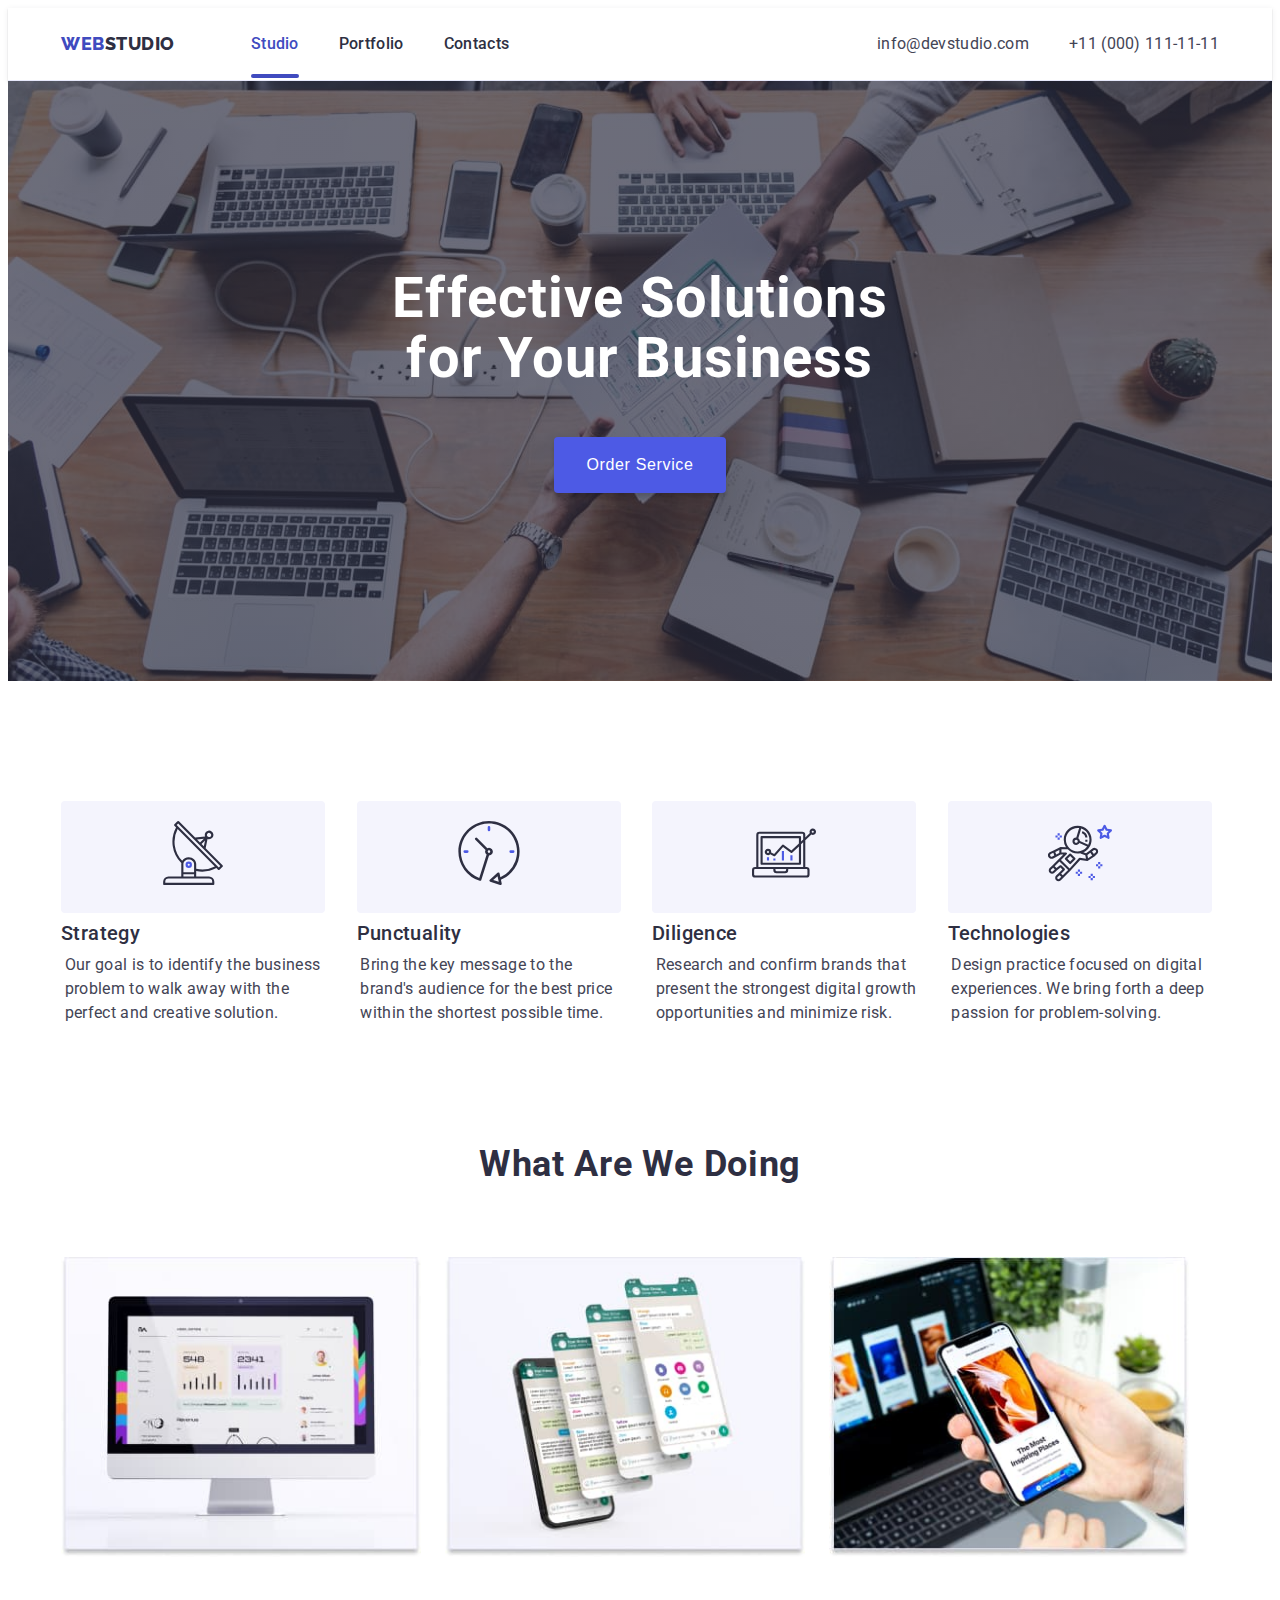
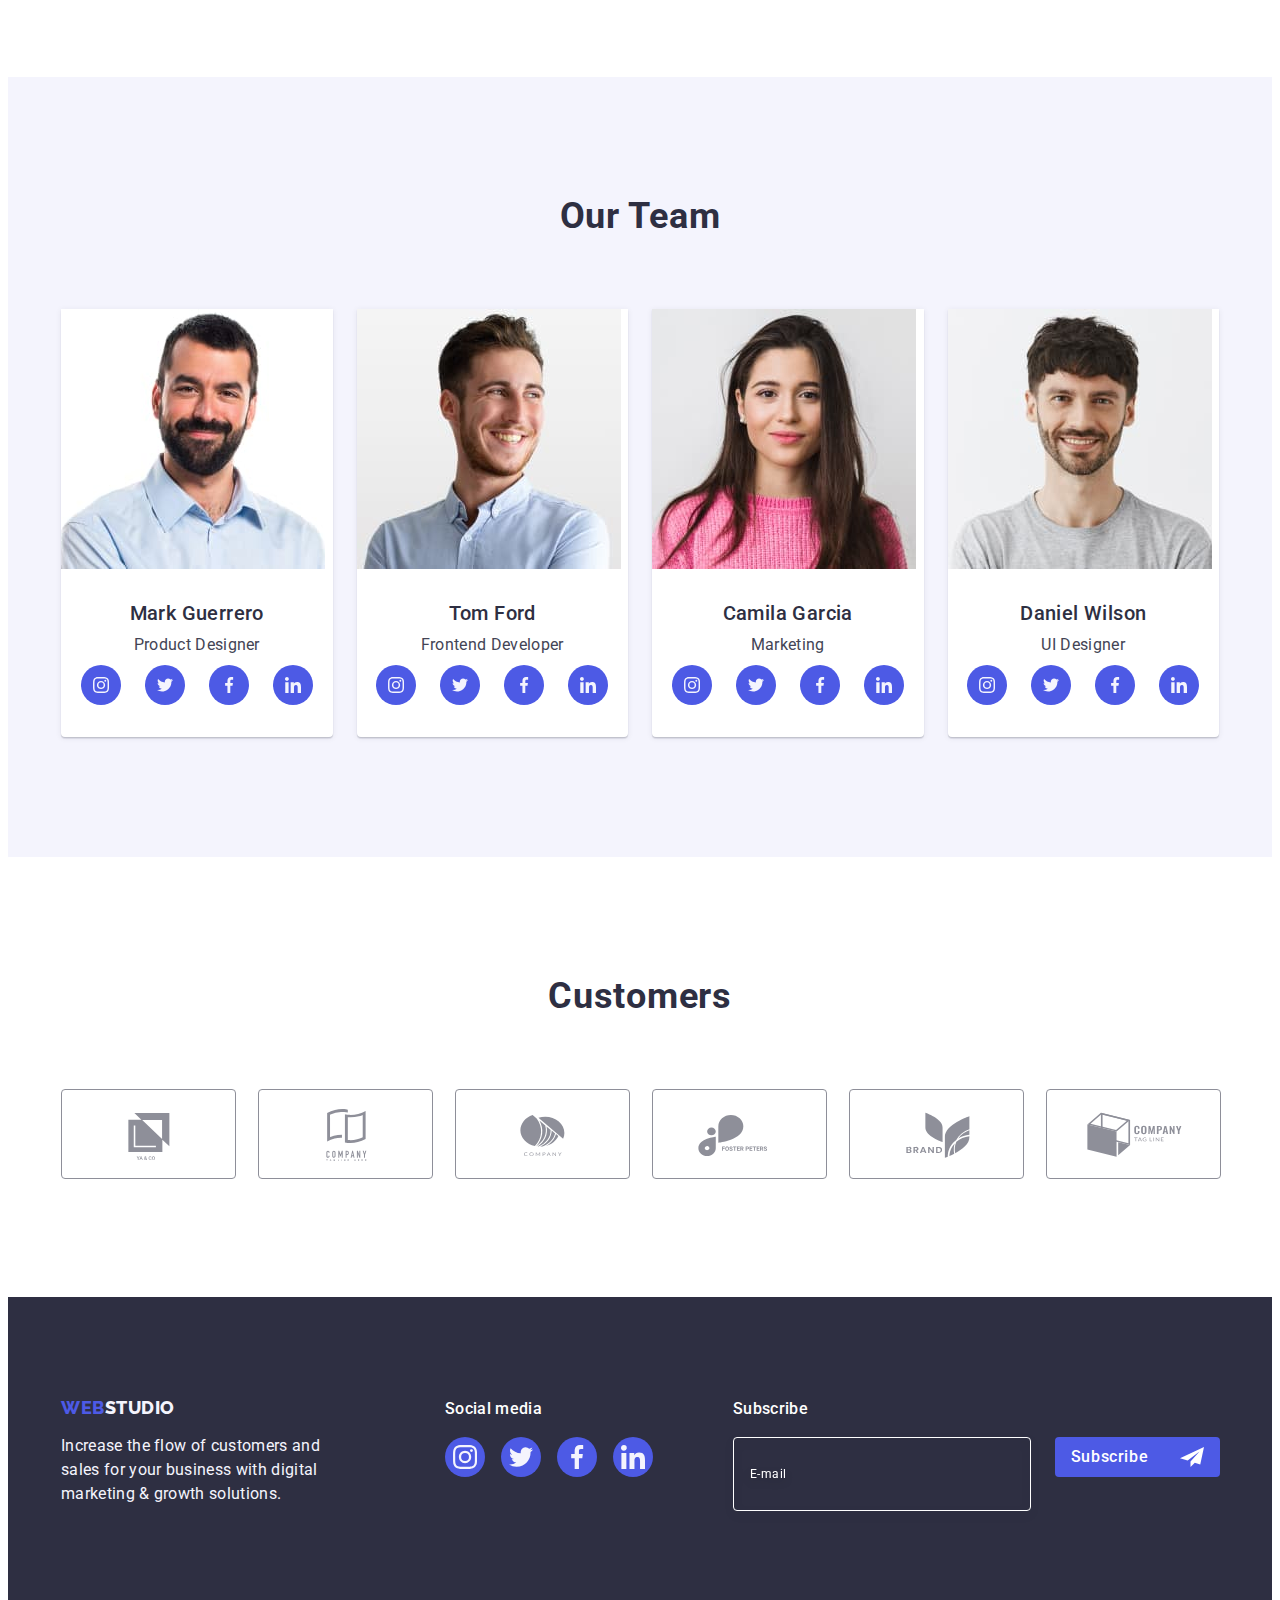
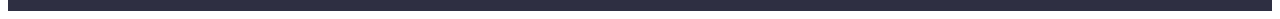
<file: index.html>
<!DOCTYPE html>
<html lang="en">

<head>
     <meta charset="UTF-8">
     <meta http-equiv="X-UA-Compatible" content="IE=edge">
     <meta name="viewport" content="width=device-width, initial-scale=1.0">
     <link rel="preconnect" href="https://fonts.googleapis.com">
     <link rel="preconnect" href="https://fonts.gstatic.com" crossorigin>
     <link href="https://fonts.googleapis.com/css2?family=Raleway:wght@800&family=Roboto:wght@400;500;700;900&display=swap"
          rel="stylesheet">

     <title>WebStudio</title>
     <link rel="stylesheet"
          href="https://cdnjs.cloudflare.com/ajax/libs/modern-normalize/2.0.0/modern-normalize.min.css"
          integrity="sha512-4xo8blKMVCiXpTaLzQSLSw3KFOVPWhm/TRtuPVc4WG6kUgjH6J03IBuG7JZPkcWMxJ5huwaBpOpnwYElP/m6wg=="
          crossorigin="anonymous" referrerpolicy="no-referrer" />
     <link rel="stylesheet" href="./css/styles.css" />
</head>

<body>
     <header class="header">
          <div class="container header-container">
               <nav class="header-navigation">
                    <a href="./index.html" class="header-logo link">Web<span class="header-span">Studio</span></a>
                    <ul class="header-menu list">
                         <li class="header-menu-item"><a class="header-menu-link link current"
                                   href="./index.html">Studio</a>
                         </li>
                         <li class="header-menu-item"><a class="header-menu-link link"
                                   href="./portfolio.html">Portfolio</a>
                         </li>
                         <li class="header-menu-item"><a class="header-menu-link link" href="">Contacts</a></li>
                    </ul>
               </nav>
               <address class="header-address">
                    <ul class="header-address-menu list">
                         <li class="header-address-menu-item"><a class="header-address-menu-link link"
                                   href="mailto:info@devstudio.com">info@devstudio.com</a></li>
                         <li class="header-address-menu-item"><a class="header-address-menu-link link"
                                   href="tel:+110001111111">+11 (000)
                                   111-11-11</a></li>
                    </ul>
               </address>
          </div>
     </header>

     <main>
          <section class="hero">
               <div class="container">
                    <h1 class="hero-title">Effective Solutions for Your Business</h1>

                    <button class="hero-button" type="button" data-modal-open>Order Service</button>

               </div>
          </section>

          <section class="criteria">
               <div class="container">
                    <h2 class="visually-hidden">Criteria</h2>
                    <ul class="criteria-list list">
                         <li class="criteria-item">
                              <div class="criteria-img">
                                   <svg class="criteria-icons" width="64" height="64">
                                        <use href="./images/icons.svg#icon-antenna"></use>
                                   </svg>
                              </div>
                              <h3 class="criteria-subtitle">Strategy</h3>
                              <p class="criteria-item-text">Our goal is to identify the business
                                   problem to walk away with the perfect and creative solution.</p>
                         </li>
                         <li class="criteria-item">
                              <div class="criteria-img">
                                   <svg class="criteria-icons" width="64" height="64">
                                        <use href="./images/icons.svg#icon-clock"></use>
                                   </svg>
                              </div>
                              <h3 class="criteria-subtitle">Punctuality</h3>
                              <p class="criteria-item-text">Bring the key message to the brand's audience for the best
                                   price
                                   within the shortest possible
                                   time.</p>
                         </li>
                         <li class="criteria-item">
                              <div class="criteria-img">
                                   <svg class="criteria-icons" width="64" height="64">
                                        <use href="./images/icons.svg#icon-diagram"></use>
                                   </svg>
                              </div>
                              <h3 class="criteria-subtitle">Diligence</h3>
                              <p class="criteria-item-text">Research and confirm brands that present the strongest
                                   digital
                                   growth
                                   opportunities and minimize
                                   risk.</p>
                         </li>
                         <li class="criteria-item">
                              <div class="criteria-img">
                                   <svg class="criteria-icons" width="64" height="64">
                                        <use href="./images/icons.svg#icon-astronaut"></use>
                                   </svg>
                              </div>
                              <h3 class="criteria-subtitle">Technologies</h3>
                              <p class="criteria-item-text">Design practice focused on digital experiences. We bring
                                   forth a
                                   deep
                                   passion for
                                   problem-solving.</p>
                         </li>
                    </ul>
               </div>
          </section>

          <section class="labor">
               <div class="container">
                    <h2 class="labor-title">What are we doing</h2>
                    <ul class="labor-list list">
                         <li class="labor-item"><img src="./images/Rectangle1.jpg" alt="monitor" width="360"
                                   height="300" class="labor-img" />
                         </li>
                         <li class="labor-item"><img src="./images/Rectangle2.jpg" alt="mobile" width="360" height="300"
                                   class="labor-img" />
                         </li>
                         <li class="labor-item"><img src="./images/Rectangle3.jpg" alt="mobile-application" width="360"
                                   height="300" class="labor-img" /></li>
                    </ul>
               </div>
          </section>

          <section class="team">
               <div class="container team-container">
                    <h2 class="team-title">Our Team</h2>
                    <ul class="team-list list">
                         <li class="team-item">
                              <img src="./images/img1.jpg" alt="Mark Guerrero" width="264" height="260"
                                   class="team-img" />
                              <div class="team-person">
                                   <h3 class="team-subtitle">Mark Guerrero</h3>
                                   <p class="team-item-text">Product Designer</p>
                                   <ul class="icons-list list">
                                        <li class="icons-item">
                                             <a href="" class="icons-logo">
                                                  <svg class="team-icons" width="16" height="16">
                                                       <use href="./images/icons.svg#icon-instagram"></use>
                                                  </svg>
                                             </a>
                                        </li>
                                        <li class="icons-item">
                                             <a href="" class="icons-logo">
                                                  <svg class="team-icons" width="16" height="16">
                                                       <use href="./images/icons.svg#icon-twitter"></use>
                                                  </svg>
                                             </a>
                                        </li>
                                        <li class="icons-item">
                                             <a href="" class="icons-logo">
                                                  <svg class="team-icons" width="16" height="16">
                                                       <use href="./images/icons.svg#icon-facebook"></use>
                                                  </svg>
                                             </a>
                                        </li>
                                        <li class="icons-item">
                                             <a href="" class="icons-logo">
                                                  <svg class="team-icons" width="16" height="16">
                                                       <use href="./images/icons.svg#icon-linkedin"></use>
                                                  </svg>
                                             </a>
                                        </li>
                                   </ul>
                              </div>
                         </li>
                         <li class="team-item">
                              <img src="./images/img2.jpg" alt="Tom Ford" width="264" height="260" class="team-img" />
                              <div class="team-person">
                                   <h3 class="team-subtitle">Tom Ford</h3>
                                   <p class="team-item-text">Frontend Developer</p>

                                   <ul class="icons-list list">
                                        <li class="icons-item">
                                             <a href="" class="icons-logo">
                                                  <svg class="team-icons" width="16" height="16">
                                                       <use href="./images/icons.svg#icon-instagram"></use>
                                                  </svg>
                                             </a>
                                        </li>
                                        <li class="icons-item">
                                             <a href="" class="icons-logo">
                                                  <svg class="team-icons" width="16" height="16">
                                                       <use href="./images/icons.svg#icon-twitter"></use>
                                                  </svg>
                                             </a>
                                        </li>
                                        <li class="icons-item">
                                             <a href="" class="icons-logo">
                                                  <svg class="team-icons" width="16" height="16">
                                                       <use href="./images/icons.svg#icon-facebook"></use>
                                                  </svg>
                                             </a>
                                        </li>
                                        <li class="icons-item">
                                             <a href="" class="icons-logo">
                                                  <svg class="team-icons" width="16" height="16">
                                                       <use href="./images/icons.svg#icon-linkedin"></use>
                                                  </svg>
                                             </a>
                                        </li>
                                   </ul>

                              </div>
                         </li>
                         <li class="team-item">
                              <img src="./images/img3.jpg" alt="Camila Garcia" width="264" height="260"
                                   class="team-img" />
                              <div class="team-person">
                                   <h3 class="team-subtitle">Camila Garcia</h3>
                                   <p class="team-item-text">Marketing</p>

                                   <ul class="icons-list list">
                                        <li class="icons-item">
                                             <a href="" class="icons-logo">
                                                  <svg class="team-icons" width="16" height="16">
                                                       <use href="./images/icons.svg#icon-instagram"></use>
                                                  </svg>
                                             </a>
                                        </li>
                                        <li class="icons-item">
                                             <a href="" class="icons-logo">
                                                  <svg class="team-icons" width="16" height="16">
                                                       <use href="./images/icons.svg#icon-twitter"></use>
                                                  </svg>
                                             </a>
                                        </li>
                                        <li class="icons-item">
                                             <a href="" class="icons-logo">
                                                  <svg class="team-icons" width="16" height="16">
                                                       <use href="./images/icons.svg#icon-facebook"></use>
                                                  </svg>
                                             </a>
                                        </li>
                                        <li class="icons-item">
                                             <a href="" class="icons-logo">
                                                  <svg class="team-icons" width="16" height="16">
                                                       <use href="./images/icons.svg#icon-linkedin"></use>
                                                  </svg>
                                             </a>
                                        </li>
                                   </ul>

                              </div>
                         </li>
                         <li class="team-item">
                              <img src="./images/img4.jpg" alt="Daniel Wilson" width="264" height="260"
                                   class="team-img" />
                              <div class="team-person">
                                   <h3 class="team-subtitle">Daniel Wilson</h3>
                                   <p class="team-item-text">UI Designer</p>

                                   <ul class="icons-list list">
                                        <li class="icons-item">
                                             <a href="" class="icons-logo">
                                                  <svg class="team-icons" width="16px" height="16px">
                                                       <use href="./images/icons.svg#icon-instagram"></use>
                                                  </svg>
                                             </a>
                                        </li>
                                        <li class="icons-item">
                                             <a href="" class="icons-logo">
                                                  <svg class="team-icons" width="16px" height="16px">
                                                       <use href="./images/icons.svg#icon-twitter"></use>
                                                  </svg>
                                             </a>
                                        </li>
                                        <li class="icons-item">
                                             <a href="" class="icons-logo">
                                                  <svg class="team-icons" width="16px" height="16px">
                                                       <use href="./images/icons.svg#icon-facebook"></use>
                                                  </svg>
                                             </a>
                                        </li>
                                        <li class="icons-item">
                                             <a href="" class="icons-logo">
                                                  <svg class="team-icons" width="16px" height="16px">
                                                       <use href="./images/icons.svg#icon-linkedin"></use>
                                                  </svg>
                                             </a>
                                        </li>
                                   </ul>

                              </div>
                         </li>
                    </ul>
               </div>
          </section>
          <section class="customers">
               <div class="container">
                    <h2 class="customers-title">Customers</h2>
                    <ul class="customers-list list">
                         <li class="customers-item">
                              <a href="" class="customers-logo">
                                   <svg class="customers-icons" width="104" height="56">
                                        <use href="./images/icons.svg#icon-Logo"></use>
                                   </svg>
                              </a>
                         </li>
                         <li class="customers-item">
                              <a href="" class="customers-logo">
                                   <svg class="customers-icons" width="104" height="56">
                                        <use href="./images/icons.svg#icon-Logo1"></use>
                                   </svg>
                              </a>
                         </li>
                         <li class="customers-item">
                              <a href="" class="customers-logo">
                                   <svg class="customers-icons" width="104" height="56">
                                        <use href="./images/icons.svg#icon-Logo2"></use>
                                   </svg>
                              </a>
                         </li>
                         <li class="customers-item">
                              <a href="" class="customers-logo">
                                   <svg class="customers-icons" width="104" height="56">
                                        <use href="./images/icons.svg#icon-Logo3"></use>
                                   </svg>
                              </a>
                         </li>
                         <li class="customers-item">
                              <a href="" class="customers-logo">
                                   <svg class="customers-icons" width="104" height="56">
                                        <use href="./images/icons.svg#icon-Logo4"></use>
                                   </svg>
                              </a>
                         </li>
                         <li class="customers-item">
                              <a href="" class="customers-logo">
                                   <svg class="customers-icons" width="104" height="56">
                                        <use href="./images/icons.svg#icon-Logo5"></use>
                                   </svg>
                              </a>
                         </li>
                    </ul>
               </div>
          </section>

     </main>

     <footer class="footer">
          <div class="footer-media container">

               <div class="footer-container">
                    <a href="./index.html" class="footer-logo link">Web<span class="footer-span">Studio</span></a>

                    <p class="footer-text">Increase the flow of customers and sales for your business with digital
                         marketing
                         &
                         growth solutions.</p>
               </div>

               <div class="media">
                    <p class="media-text">Social media</p>
                    <ul class="media-list list">
                         <li class="media-item">
                              <a href="" class="media-logo">
                                   <svg class="media-icons" width="24" height="24">
                                        <use href="./images/icons.svg#icon-instagram"></use>
                                   </svg>
                              </a>
                         </li>
                         <li class="media-item">
                              <a href="" class="media-logo">
                                   <svg class="media-icons" width="24" height="24">
                                        <use href="./images/icons.svg#icon-twitter"></use>
                                   </svg>
                              </a>
                         </li>
                         <li class="media-item">
                              <a href="" class="media-logo">
                                   <svg class="media-icons" width="24" height="24">
                                        <use href="./images/icons.svg#icon-facebook"></use>
                                   </svg>
                              </a>
                         </li>
                         <li class="media-item">
                              <a href="" class="media-logo">
                                   <svg class="media-icons" width="24" height="24">
                                        <use href="./images/icons.svg#icon-linkedin"></use>
                                   </svg>
                              </a>
                         </li>
                    </ul>
               </div>
               <div class="footer-subscribe">
                    <p class="subscribe-title">Subscribe</p>
                    <form class="footer-form">
                         <label for="footer-email" class="footer-label">
                              <input type="email" name="footer-email" id="footer-email" placeholder="E-mail"
                                   class="footer-input" />
                         </label>
                         <button type="submit" class="footer-btn">Subscribe
                              <svg class="footer-icon" width="24" height="24">
                                   <use href="./images/icons.svg#icon-Frame"></use>
                              </svg>
                         </button>
                    </form>
               </div>
          </div>
     </footer>

     <div class="backdrop is-hidden" data-modal>
          <div class="modal">
               <button type="button" class="modal-closed-btn" data-modal-close>
                    <svg class="closed-btn" width="8" height="8">
                         <use href="./images/icons.svg#icon-close-black"></use>
                    </svg>
               </button>
               <p class="modal-title">Leave your contacts and we will call you back</p>
               <form class="modal-form">
                    <div class="modal-field">
                         <label for="user-name" class="modal-label">Name</label>
                         <div class="input-wrap">
                              <input class="modal-input" type="text" required name="user-name" id="user-name" />
                              <svg class="input-icon" width="18" height="24">
                                   <use href="./images/icons.svg#icon-person"></use>
                              </svg>
                         </div>
                    </div>
                    <div class="modal-field">
                         <label for="user-tel" class="modal-label">Phone</label>
                         <div class="input-wrap">
                              <input class="modal-input" type="tel" required name="user-tel" id="user-tel" />
                              <svg class="input-icon" width="18" height="24">
                                   <use href="./images/icons.svg#icon-phone"></use>
                              </svg>
                         </div>
                    </div>
                    <div class="modal-field">
                         <label for="user-email" class="modal-label">Email</label>
                         <div class="input-wrap">
                              <input class="modal-input" type="email" name="user-email" id="user-email" />
                              <svg class="input-icon" width="18" height="24">
                                   <use href="./images/icons.svg#icon-email"></use>
                              </svg>
                         </div>
                    </div>
                    <div class="modal-field-com">
                         <label for="user-comment" class="modal-label">Comment</label>
                         <textarea name="user-comment" placeholder="Text input" class="modal-textarea"
                              id="user-comment"></textarea>
                    </div>
                    <div class="checkbox">
                         <input type="checkbox" name="user-privacy" id="user-privacy"
                              class="input-check visually-hidden" value="true" />
                         <label for="user-privacy" class="check-text"> <span class="check-span">
                                   <svg class="check-icon" width="10" height="8">
                                        <use href="./images/icons.svg#icon-Vector"></use>
                                   </svg>
                              </span> I accept the terms and conditions of the
                              <a href="" class="check-logo">Privacy Policy</a></label>
                    </div>

                    <button type="submit" class="modal-btn">Send</button>
               </form>


          </div>
     </div>
     <script src="./js/modal.js"></script>

</body>

</html>
</file>
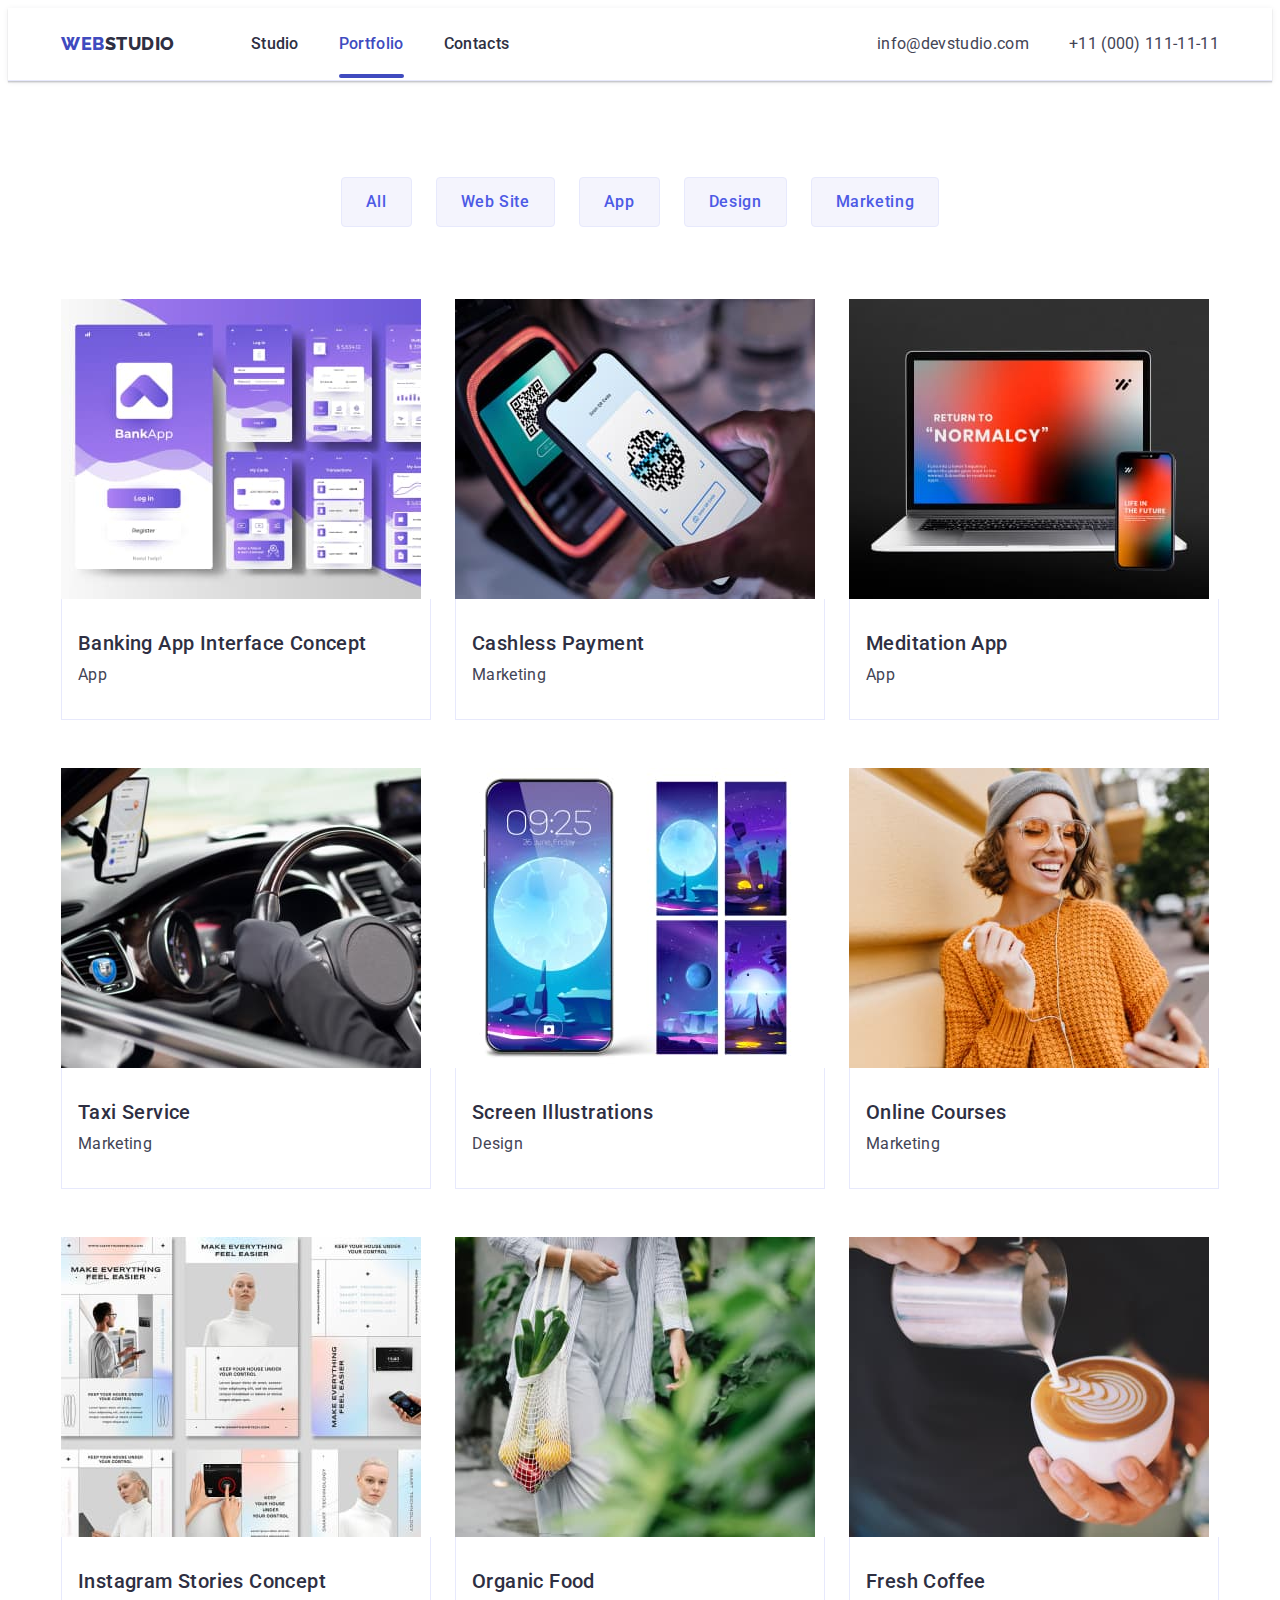
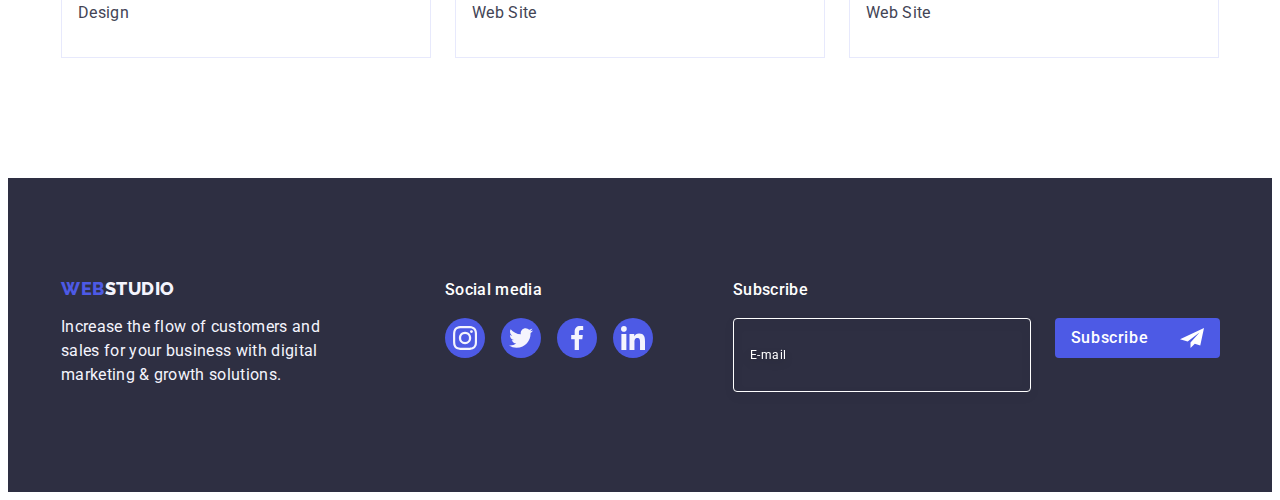
<file: portfolio.html>
<!DOCTYPE html>
<html lang="en">

<head>
    <meta charset="UTF-8">
    <meta http-equiv="X-UA-Compatible" content="IE=edge">
    <meta name="viewport" content="width=device-width, initial-scale=1.0">
    <link rel="preconnect" href="https://fonts.googleapis.com">
    <link rel="preconnect" href="https://fonts.gstatic.com" crossorigin>
    <link
        href="https://fonts.googleapis.com/css2?family=Raleway:wght@800&family=Roboto:wght@400;500;700;900&display=swap"
        rel="stylesheet">

    <title>WebStudio</title>
    <link rel="stylesheet" href="https://cdnjs.cloudflare.com/ajax/libs/modern-normalize/2.0.0/modern-normalize.min.css"
        integrity="sha512-4xo8blKMVCiXpTaLzQSLSw3KFOVPWhm/TRtuPVc4WG6kUgjH6J03IBuG7JZPkcWMxJ5huwaBpOpnwYElP/m6wg=="
        crossorigin="anonymous" referrerpolicy="no-referrer" />
    <link rel="stylesheet" href="./css/styles.css" />
</head>

<body>
    <header class="header">
        <div class="container header-container">
            <nav class="header-navigation">
                <a href="./index.html" class="header-logo link">Web<span class="header-span">Studio</span></a>
                <ul class="header-menu list">
                    <li class="header-menu-item"><a class="header-menu-link link" href="./index.html">Studio</a></li>
                    <li class="header-menu-item"><a class="header-menu-link link current"
                            href="./portfolio.html">Portfolio</a>
                    </li>
                    <li class="header-menu-item"><a class="header-menu-link link" href="">Contacts</a></li>
                </ul>
            </nav>
            <address class="header-address">
                <ul class="header-address-menu list">
                    <li class="header-address-menu-item"><a class="header-address-menu-link link"
                            href="mailto:info@devstudio.com">info@devstudio.com</a></li>
                    <li class="header-address-menu-item"><a class="header-address-menu-link link"
                            href="tel:+110001111111">+11
                            (000)
                            111-11-11</a></li>
                </ul>
            </address>
        </div>
    </header>

    <main>
        <section class="menu">
            <div class="container">
                <h1 class="visually-hidden">menu</h1>
                <ul class="menu-list list">
                    <li class="menu-item"><button class="menu-btn " type="button">All</button></li>
                    <li class="menu-item"><button class="menu-btn" type="button">Web Site</button></li>
                    <li class="menu-item"><button class="menu-btn" type="button">App</button></li>
                    <li class="menu-item"><button class="menu-btn" type="button">Design</button></li>
                    <li class="menu-item"><button class="menu-btn" type="button">Marketing</button></li>
                </ul>


                <ul class="applications-list list">
                    <li class="applications-item">
                        <a href="" class="applications-logo link">
                            <div class="applications-cover-mg">
                                <img src="./images/portfolio.jpg" alt="Banking App" width="360" height="300"
                                    class="applications-img" />

                                <p class="applications-cover-text">14 Stylish and User-Friendly App Design Concepts
                                    · Task Manager App · Calorie Tracker App · Exotic Fruit Ecommerce App ·
                                    Cloud Storage App</p>

                            </div>
                            <div class="applications">
                                <h2 class="applications-title">Banking App Interface Concept</h2>
                                <p class="applications-text">App</p>
                            </div>
                        </a>
                    </li>
                    <li class="applications-item">
                        <a href="" class="applications-logo link">
                            <div class="applications-cover-mg">
                                <img src="./images/portfolio1.jpg" alt="Cashless Payment" width="360" height="300"
                                    class="applications-img" />

                                <p class="applications-cover-text">14 Stylish and User-Friendly App Design Concepts
                                    ·
                                    Task Manager App · Calorie Tracker App · Exotic Fruit Ecommerce App ·
                                    Cloud Storage App</p>

                            </div>
                            <div class="applications">
                                <h2 class="applications-title">Cashless Payment</h2>
                                <p class="applications-text">Marketing</p>
                            </div>
                        </a>
                    </li>
                    <li class="applications-item">
                        <a href="" class="applications-logo link">
                            <div class="applications-cover-mg">
                                <img src="./images/portfolio2.jpg" alt="Meditation App" width="360" height="300"
                                    class="applications-img" />

                                <p class="applications-cover-text">14 Stylish and User-Friendly App Design Concepts
                                    ·
                                    Task Manager App · Calorie Tracker App · Exotic Fruit Ecommerce App ·
                                    Cloud Storage App</p>

                            </div>
                            <div class="applications">
                                <h2 class="applications-title">Meditation App</h2>
                                <p class="applications-text">App</p>
                            </div>
                        </a>
                    </li>
                    <li class="applications-item">
                        <a href="" class="applications-logo link">
                            <div class="applications-cover-mg">
                                <img src="./images/portfolio3.jpg" alt="Taxi Service" width="360" height="300"
                                    class="applications-img" />

                                <p class="applications-cover-text">14 Stylish and User-Friendly App Design Concepts
                                    ·
                                    Task Manager App · Calorie Tracker App · Exotic Fruit Ecommerce App ·
                                    Cloud Storage App</p>

                            </div>
                            <div class="applications">
                                <h2 class="applications-title">Taxi Service</h2>
                                <p class="applications-text">Marketing</p>
                            </div>
                        </a>
                    </li>
                    <li class="applications-item">
                        <a href="" class="applications-logo link">
                            <div class="applications-cover-mg">
                                <img src="./images/portfolio4.jpg" alt="Screen Illustrations" width="360" height="300"
                                    class="applications-img" />

                                <p class="applications-cover-text">14 Stylish and User-Friendly App Design Concepts
                                    ·
                                    Task Manager App · Calorie Tracker App · Exotic Fruit Ecommerce App ·
                                    Cloud Storage App</p>

                            </div>
                            <div class="applications">
                                <h2 class="applications-title">Screen Illustrations</h2>
                                <p class="applications-text">Design</p>
                            </div>
                        </a>
                    </li>
                    <li class="applications-item">
                        <a href="" class="applications-logo link">
                            <div class="applications-cover-mg">
                                <img src="./images/portfolio5.jpg" alt="Online Courses" width="360" height="300"
                                    class="applications-img" />

                                <p class="applications-cover-text">14 Stylish and User-Friendly App Design Concepts
                                    ·
                                    Task Manager App · Calorie Tracker App · Exotic Fruit Ecommerce App ·
                                    Cloud Storage App</p>

                            </div>
                            <div class="applications">
                                <h2 class="applications-title">Online Courses</h2>
                                <p class="applications-text"> Marketing</p>
                            </div>
                        </a>
                    </li>
                    <li class="applications-item">
                        <a href="" class="applications-logo link">
                            <div class="applications-cover-mg">
                                <img src="./images/portfolio6.jpg" alt="Instagram Stories Concept" width="360"
                                    height="300" class="applications-img" />

                                <p class="applications-cover-text">14 Stylish and User-Friendly App Design Concepts
                                    ·
                                    Task Manager App · Calorie Tracker App · Exotic Fruit Ecommerce App ·
                                    Cloud Storage App</p>

                            </div>
                            <div class="applications">
                                <h2 class="applications-title">Instagram Stories Concept</h2>
                                <p class="applications-text">Design</p>
                            </div>
                        </a>
                    </li>
                    <li class="applications-item">
                        <a href="" class="applications-logo link">
                            <div class="applications-cover-mg">
                                <img src="./images/portfolio7.jpg" alt="Organic Food" width="360" height="300"
                                    class="applications-img" />

                                <p class="applications-cover-text">14 Stylish and User-Friendly App Design Concepts
                                    ·
                                    Task Manager App · Calorie Tracker App · Exotic Fruit Ecommerce App ·
                                    Cloud Storage App</p>

                            </div>
                            <div class="applications">
                                <h2 class="applications-title">Organic Food</h2>
                                <p class="applications-text">Web Site</p>
                            </div>
                        </a>
                    </li>
                    <li class="applications-item">
                        <a href="" class="applications-logo link">
                            <div class="applications-cover-mg">
                                <img src="./images/portfolio8.jpg" alt="Fresh Coffee" width="360" height="300"
                                    class="applications-img" />

                                <p class="applications-cover-text">14 Stylish and User-Friendly App Design Concepts
                                    ·
                                    Task Manager App · Calorie Tracker App · Exotic Fruit Ecommerce App ·
                                    Cloud Storage App</p>

                            </div>
                            <div class="applications">
                                <h2 class="applications-title">Fresh Coffee</h2>
                                <p class="applications-text">Web Site</p>
                            </div>
                        </a>
                    </li>
                </ul>
            </div>
        </section>

    </main>

    <footer class="footer">
        <div class="footer-media container">

            <div class="footer-container">
                <a href="./index.html" class="footer-logo link">Web<span class="footer-span">Studio</span></a>

                <p class="footer-text">Increase the flow of customers and sales for your business with digital
                    marketing
                    &
                    growth solutions.</p>
            </div>

            <div class="media">
                <p class="media-text">Social media</p>
                <ul class="media-list list">
                    <li class="media-item">
                        <a href="" class="media-logo">
                            <svg class="media-icons" width="24" height="24">
                                <use href="./images/icons.svg#icon-instagram"></use>
                            </svg>
                        </a>
                    </li>
                    <li class="media-item">
                        <a href="" class="media-logo">
                            <svg class="media-icons" width="24" height="24">
                                <use href="./images/icons.svg#icon-twitter"></use>
                            </svg>
                        </a>
                    </li>
                    <li class="media-item">
                        <a href="" class="media-logo">
                            <svg class="media-icons" width="24" height="24">
                                <use href="./images/icons.svg#icon-facebook"></use>
                            </svg>
                        </a>
                    </li>
                    <li class="media-item">
                        <a href="" class="media-logo">
                            <svg class="media-icons" width="24" height="24">
                                <use href="./images/icons.svg#icon-linkedin"></use>
                            </svg>
                        </a>
                    </li>
                </ul>
            </div>
            <div class="footer-subscribe">
                <p class="subscribe-title">Subscribe</p>
                <form class="footer-form">
                    <label for="footer-email" class="footer-label">
                        <input type="email" name="footer-email" id="footer-email" placeholder="E-mail"
                            class="footer-input" />
                    </label>
                    <button type="submit" class="footer-btn">Subscribe
                        <svg class="footer-icon" width="24" height="24">
                            <use href="./images/icons.svg#icon-Frame"></use>
                        </svg>
                    </button>
                </form>
            </div>
        </div>
    </footer>

</body>

</html>
</file>
<file: css/styles.css>
:root {
    --title-color: #2E2F42;
    --mein-text-color: #FFFFFF;
    --second-text-color: #404BBF;
    --contacts-color: #434455;
    --blue-logo-color: #4d5ae5;
    --blue-text-color: #F4F4FD;
}


body {
    font-family: 'Roboto',
        sans-serif;
    color: var(--contacts-color);
    background-color: var(--mein-text-color);

}

p,
h1,
h2,
h3,
h4,
h5,
h6 {
    margin-top: 0;
    margin-bottom: 0;
}

.link {
    text-decoration: none;
}

.list {
    list-style-type: none;
    margin-top: 0;
    margin-bottom: 0;
    padding-left: 0;
}

.container {

    width: 1158px;
    padding: 0 15px;
    margin: 0 auto;
    /* outline: 2px solid red; */
}


/*---------- HEDER--------- */

.header {

    border-bottom: 1px solid #e7e9fc;
    box-shadow: 0px 2px 1px rgba(46, 47, 66, 0.08), 0px 1px 1px rgba(46, 47, 66, 0.16), 0px 1px 6px rgba(46, 47, 66, 0.08);
}

.header-container {
    display: flex;

}

.header-logo {
    font-family: "Raleway", sans-serif;
    font-style: normal;
    font-weight: 800;
    font-size: 18px;
    line-height: 1.17;
    letter-spacing: 0.03em;
    text-transform: uppercase;
    color: var(--second-text-color);
    padding-top: 24px;
    padding-bottom: 24px;
    margin-right: 76px;

}


.header-logo span {
    color: var(--title-color);
}

.header-navigation {
    display: flex;
    align-items: center;
}

.header-menu {
    display: flex;
    gap: 40px;
}

.header-address-menu {
    display: flex;
    gap: 40px;
}


.header-span {
    color: #FFFFFF;
}

.header-menu-link {
    font-weight: 500;
    font-size: 16px;
    line-height: 1.5;
    letter-spacing: 0.02em;
    color: #2E2F42;
    padding: 24px 0px;
    transition: color 250ms cubic-bezier(0.4, 0, 0.2, 1);

}

.header-menu-link:hover,
.header-menu-link:focus {
    color: var(--second-text-color);
}


.header-address {
    font-style: normal;
    margin-left: auto;
}

.header-address-menu-link {
    font-style: normal;
    font-size: 16px;
    line-height: 1.5;
    letter-spacing: 0.02em;
    color: var(--contacts-color);
    padding-top: 24px;
    padding-bottom: 24px;
    display: inline-block;
    transition: color 250ms cubic-bezier(0.4, 0, 0.2, 1);
}

.header-address-menu-link:hover,
.header-address-menu-link:focus {
    color: var(--second-text-color);
}

.current {
    position: relative;
    color: var(--second-text-color);
}

.current::after {
    content: '';
    position: absolute;
    left: 0;
    bottom: 0;
    width: 100%;
    height: 4px;
    border-radius: 2px;
    background-color: var(--second-text-color);
    bottom: -1px;
}

/* ------------HERO----------- */

.hero {
    padding: 188px 0;
    background-image: linear-gradient(rgba(46, 47, 66, 0.7), rgba(46, 47, 66, 0.7)), url(../images/people-office.jpg);
    background-repeat: no-repeat;
    background-position: center;
    background-size: cover;
    background-color: var(--title-color);
    margin: 0 auto;
    max-width: 1440px;
}

.hero-title {

    font-weight: 700;
    font-size: 56px;
    line-height: 1.07;
    text-align: center;
    letter-spacing: 0.02em;
    color: #FFFFFF;
    max-width: 496px;
    margin: 0 auto;
    margin-right: auto;
    margin-bottom: 48px;
    margin-left: auto;
}




.hero-button {
    font-weight: 500;
    font-size: 16px;
    line-height: 1.5;
    letter-spacing: 0.04em;
    color: #FFFFFF;
    cursor: pointer;
    background-color: var(--blue-logo-color);
    border-radius: 4px;
    border: none;
    box-shadow: 0px 4px 4px rgba(0, 0, 0, 0.15);
    min-width: 169px;
    height: 56px;
    padding: 16px 32px;
    display: block;
    margin-left: auto;
    margin-right: auto;
    transition: background-color 250ms cubic-bezier(0.4, 0, 0.2, 1);


}

.hero-button:hover,
.hero-button:focus {
    background: #404BBF;
}



.visually-hidden {
    position: absolute;
    width: 1px;
    height: 1px;
    margin: -1px;
    border: 0;
    padding: 0;
    white-space: nowrap;
    clip-path: inset(100%);
    clip: rect(0 0 0 0);
    overflow: hidden;
}

/* -------------CRITERIA----------- */


.criteria {
    padding-top: 120px;
    padding-bottom: 120px;

}

.criteria-list {
    display: flex;
    gap: 24px;
}


.criteria-subtitle {
    font-weight: 500;
    font-size: 20px;
    line-height: 1.2;
    letter-spacing: 0.02em;
    color: #2E2F42;
    margin-bottom: 8px;
}

.criteria-item {
    width: calc((100% - 3 * 24px) / 4)
}

.criteria-item-text {
    font-size: 16px;
    line-height: 1.5;
    letter-spacing: 0.02em;
    color: var(--contacts-color);
    max-width: 264px;
    margin: 0 auto;
}

.criteria-img {
    display: flex;
    align-items: center;
    justify-content: center;
    width: 264px;
    height: 112px;
    left: 0px;
    top: 0px;
    background: #F4F4FD;
    border-radius: 4px;
    margin-bottom: 8px;
}

.criteria-icons {
    display: flex;
    align-items: center;
    justify-content: center;
    width: 64px;
    height: 64px;
    left: 100px;
    top: 24px;
    margin-bottom: 8px;
}


/* ----------------LABOR---------- */

.labor {
    padding-bottom: 120px;
}

.team-img {
    display: block;

}


.labor-title {
    font-weight: 700;
    font-size: 36px;
    line-height: 1.11;
    letter-spacing: 0.02em;
    text-align: center;
    text-transform: capitalize;
    color: var(--title-color);
    margin-bottom: 72px;
}

.labor-list {
    display: flex;
    gap: 24px;

}

.labor-item {
    width: calc((100% - 24 * 3) / 3);
}

.labor-img {
    display: block;
    background-color: #FFFFFF;
}



/* -----------------TEAM------------------ */
.team {
    padding: 120px 0;
    background: var(--blue-text-color);
}

.team-container {}


.team-title {
    font-weight: 700;
    font-size: 36px;
    line-height: 1.11;
    text-align: center;
    letter-spacing: 0.02em;
    text-transform: capitalize;
    color: var(--title-color);
    margin-bottom: 72px;
}

.team-subtitle {
    font-family: 'Roboto';
    font-style: normal;
    font-weight: 500;
    font-size: 20px;
    line-height: 1.2;
    letter-spacing: 0.02em;
    color: var(--title-color);
    margin-bottom: 8px;
    text-align: center;
}

.team-list {
    display: flex;
    gap: 24px;

}

.team-item {
    width: calc((100% - 3 * 24px) / 4);
    background-color: #FFFFFF;
    box-shadow: 0px 1px 6px rgba(46, 47, 66, 0.08),
        0px 1px 1px rgba(46, 47, 66, 0.16),
        0px 2px 1px rgba(46, 47, 66, 0.08);
    border-radius: 0px 0px 4px 4px;

}

.team-person {

    padding: 32px 0;

}

.team-item-text {
    font-size: 16px;
    line-height: 24px;
    letter-spacing: 0.02em;
    color: var(--contacts-color);
    background-color: #FFFFFF;
    text-align: center;
    margin-bottom: 8px;

}

.team-img {}


.icons-list {
    display: flex;
    flex-direction: row;
    justify-content: center;
    align-items: center;
    padding: 0px;
    gap: 24px;
    width: 232px;
    height: 40px;
    margin-left: auto;
    margin-right: auto
}





.icons-item {
    flex-basis: calc((100% - 3 * 24px) / 4);
    width: 40px;
    height: 40px;

}

.icons-logo {
    display: flex;
    align-items: center;
    justify-content: center;
    width: 100%;
    height: 100%;
    border-radius: 50%;
    background-color: #4D5AE5;
    transition: background-color 250ms cubic-bezier(0.4, 0, 0.2, 1);
}

.icons-logo:hover {
    background-color: #404BBF;
}

.icons-logo:focus {
    background-color: #404BBF;
}

.team-icons {
    width: 16px;
    height: 16px;
    fill: #f4f4fd
}



/* -------------------------CUSTOMERS----------------- */

.customers {
    padding: 120px 0;
}

.customers-title {
    font-family: 'Roboto';
    font-style: normal;
    font-weight: 700;
    font-size: 36px;
    line-height: 1.11;
    text-align: center;
    letter-spacing: 0.02em;
    text-transform: capitalize;
    color: #2E2F42;
    margin-bottom: 72px;
}

.customers-list {
    display: flex;
    gap: 24px;
}


.customers-item {
    width: 168px;
    height: 88px;
    flex-basis: calc((100% - 5 * 24px) / 6);
}

.customers-logo {
    display: flex;
    align-items: center;
    justify-content: center;
    color: #8e8f99;
    border: 1px solid #8e8f99;
    border-radius: 4px;
    transition: border-color 250ms cubic-bezier(0.4, 0, 0.2, 1), color 250ms cubic-bezier(0.4, 0, 0.2, 1);
    width: 100%;
    height: 100%;
}

.customers-logo:hover,
.customers-logo:focus {
    color: #404BBF;
    border-color: #404BBF;
}

.customers-icons {
    fill: currentColor;
}


/* ----------FOOTER----------- */

.footer {
    padding-top: 100px;
    padding-bottom: 100px;
    background: var(--title-color);
}

.footer-container {
    margin-right: 120px;
}

.footer-logo {
    display: inline-block;
    margin-bottom: 16px;
    font-family: 'Raleway', sans-serif;
    font-style: normal;
    font-weight: 800;
    font-size: 18px;
    line-height: 1.17;
    letter-spacing: 0.03em;
    text-transform: uppercase;
    color: #4D5AE5;
}

.footer-span {
    color: #F4F4FD;
}

.footer-text {
    font-size: 16px;
    line-height: 1.5;
    letter-spacing: 0.02em;
    color: var(--blue-text-color);
    width: 264px;
}



.footer-form {
    display: flex;
    gap: 24px;

}

.footer-input {
    width: 264px;
    height: 40px;
    border: 1px solid #FFFFFF;
    filter: drop-shadow(0px 4px 4px rgba(0, 0, 0, 0.15));
    border-radius: 4px;
    background-color: transparent;
    color: #FFFFFF;
    padding: 16px;
    display: flex;
    flex-direction: column;
    font-family: "Roboto";
    font-size: 12px;
    line-height: 1.5;
    letter-spacing: 0.04em;
    transition: border-color 250ms cubic-bezier(0.4, 0, 0.2, 1);

}

.footer-input::placeholder {
    font-size: 12px;
    line-height: 2.0;
    display: flex;
    align-items: center;
    letter-spacing: 0.04em;
    color: #FFFFFF;
}

.footer-subscribe {
    margin-left: 80px;
}

.subscribe-title {
    font-family: "Roboto";
    font-weight: 500;
    font-size: 16px;
    line-height: 1.5;
    letter-spacing: 0.02em;
    color: #FFFFFF;
    margin-bottom: 16px;
}

.footer-btn {
    font-family: "Roboto", sans-serif;
    min-width: 165px;
    height: 40px;
    font-weight: 500;
    font-size: 16px;
    line-height: 1.5;
    align-items: center;
    text-align: center;
    letter-spacing: 0.04em;
    color: #FFFFFF;
    background-color: #4D5AE5;
    border-radius: 4px;
    border: none;
    cursor: pointer;
    display: flex;
    justify-content: center;
    gap: 16px;
    transition: background-color 250ms cubic-bezier(0.4, 0, 0.2, 1);
}

.footer-btn:hover,
.footer-btn:first {
    color: #404BBF;
    border-color: #404BBF;


}

.footer-icon {
    margin-left: 16px;
    fill: #FFFFFF;

}

/* -------------MEDIA------------ */
.media {}

.footer-media {
    display: flex;
    min-width: 208px;
    align-items: baseline;
}

.media-text {
    font-family: 'Roboto', sans-serif;
    font-weight: 500;
    font-size: 16px;
    line-height: 1.5;
    letter-spacing: 0.02em;
    color: var(--mein-text-color);
    margin-bottom: 16px;

}

.media-list {
    display: flex;
    gap: 16px;
}

.media-item {
    width: flex-basis calc((100% - 3 * 16px) / 4);
    width: 40px;
    height: 40px;
}

.media-logo {
    display: flex;
    align-items: center;
    justify-content: center;
    width: 100%;
    height: 100%;
    border-radius: 50%;
    background-color: var(--blue-logo-color);
    transition: background-color 250ms cubic-bezier(0.4, 0, 0.2, 1);
}

.media-logo:hover {
    background-color: #31D0AA;
}

.media-logo:focus {
    background-color: #31D0AA;
}

.media-icons {
    fill: #f4f4fd;
}

/* ---------------MODEL------------- */
.backdrop {
    position: fixed;
    top: 0;
    left: 0;
    z-index: 2;
    width: 100%;
    height: 100%;
    background-color: rgba(46, 47, 66, 0.4);
    transition: opacity 250ms cubic-bezier(0.4, 0, 0.2, 1), visibility 250ms cubic-bezier(0.4, 0, 0.2, 1);
}


.modal {
    position: absolute;
    width: 408px;
    min-height: 584px;
    background-color: #FCFCFC;
    box-shadow: 0px 1px 1px rgba(0, 0, 0, 0.14),
        0px 1px 3px rgba(0, 0, 0, 0.12),
        0px 2px 1px rgba(0, 0, 0, 0.2);
    border-radius: 4px;
    top: 50%;
    left: 50%;
    transform: translate(-50%, -50%) scale(1);
    transition: transform 250ms cubic-bezier(0.4, 0, 0.2, 1);
    padding: 72px 24px 24px 24px;

}

.backdrop.is-hidden.modal {
    transform: translate(-50%, -50%) scale(0);
}


.modal-closed-btn {
    position: absolute;
    top: 24px;
    right: 24px;
    width: 24px;
    height: 24px;
    border-radius: 50%;
    display: flex;
    align-items: center;
    justify-content: center;
    background-color: #E7E9FC;
    border: 1px solid rgba(0, 0, 0, 0.1);
    cursor: pointer;
    padding: 0;
    transition: background-color 250ms cubic-bezier(0.4, 0, 0.2, 1),
        border 250ms cubic-bezier(0.4, 0, 0.2, 1);

}

.modal-closed-btn:hover,
.modal-closed-btn:focus {
    background-color: #404bbf;
    border: none;
    fill: #ffffff
}

.closed-btn {
    transition: fill 250ms cubic-bezier(0.4, 0, 0.2, 1);
}

.is-hidden {
    visibility: hidden;
    opacity: 0;
    pointer-events: none;
}

.modal-title {
    font-family: 'Roboto', sans-serif;
    font-style: normal;
    font-weight: 500;
    font-size: 16px;
    line-height: 1.5;
    text-align: center;
    letter-spacing: 0.02em;
    color: #2E2F42;
    max-width: 360px;
    margin-bottom: 16px;
}

.modal-input {
    width: 100%;
    height: 40px;
    border: 1px solid rgba(46, 47, 66, 0.4);
    border-radius: 4px;
    padding-left: 38px;
    padding-right: 16px;
    background-color: transparent;
    outline: transparent;
    transition: border-color 250ms cubic-bezier(0.4, 0, 0.2, 1);
}

.modal-input:focus,
.modal-input:hover {
    border-color: #4D5AE5;

}

.modal-input:focus+.input-icon,
.modal-input:hover+.input-icon {
    stroke: #4D5AE5;
    fill: #4d5ae5;
}

.modal-label {
    font-family: 'Roboto', sans-serif;
    font-style: normal;
    font-weight: 400;
    font-size: 12px;
    line-height: 1.17;
    letter-spacing: 0.04em;
    color: #8E8F99;
    margin-bottom: 4px;
    display: block;
}

.modal-field {
    margin-bottom: 8px;
}

.modal-field-com {
    margin-bottom: 16px;
}

.checkbox {
    margin-bottom: 24px;
}

.input-wrap {
    position: relative;
}

.input-icon {
    position: absolute;
    left: 16px;
    top: 50%;
    transform: translateY(-50%);
    transition: fill 250ms cubic-bezier(0.4, 0, 0.2, 1);
}



.modal-textarea {
    width: 100%;
    height: 120px;
    border: 1px solid rgba(46, 47, 66, 0.4);
    border-radius: 4px;
    padding: 8px 16px;
    outline: transparent;
    font-size: 12px;
    line-height: 1.17;
    letter-spacing: 0.04em;
    color: rgba(46, 47, 66, 0.4);
    background-color: transparent;
    resize: none;
    transition: border-color 250ms cubic-bezier(0.4, 0, 0.2, 1);
}

.modal-textarea:focus {
    border-color: #4D5AE5;
}

.check-text {
    font-size: 12px;
    line-height: 1.17;
    letter-spacing: 0.04em;
    color: #8E8F99;

    align-items: center;

}

.check-text a {
    color: #4D5AE5;
    text-decoration: underline;
}

.check-text span {
    width: 16px;
    height: 16px;
    border: 1px solid rgba(46, 47, 66, 0.4);
    border-radius: 2px;
    display: block;
    margin-right: 8px;
    display: inline-flex;
    align-items: center;
    justify-content: center;
    fill: transparent;
    transition: background-color 250ms cubic-bezier(0.4, 0, 0.2, 1), border 250ms cubic-bezier(0.4, 0, 0.2, 1), fill 250ms cubic-bezier(0.4, 0, 0.2, 1);
}

.check-span {
    display: inline-flex;
}



.input-check:checked+.check-text span {
    background-color: #404BBF;
    border: 1px solid rgba(46, 47, 66, 0.4);
    fill: #F4F4FD;
    border: none;
}

.input-check:focus+.check-text span,
.input-check:hover+.check-text span {
    border-color: #404BBF;
}

.modal-btn {
    min-width: 169px;
    height: 56px;
    font-family: "Roboto",
        sans-serif;
    font-weight: 500;
    font-size: 16px;
    line-height: 1.5;
    display: block;
    align-items: center;
    text-align: center;
    letter-spacing: 0.04em;
    color: #FFFFFF;
    padding: 16px 32px;
    background-color: #4D5AE5;
    box-shadow: 0px 4px 4px rgba(0, 0, 0, 0.15);
    border-radius: 4px;
    border: none;
    cursor: pointer;
    margin-left: auto;
    margin-right: auto;
    justify-content: center;
    transition: background-color 250ms cubic-bezier(0.4, 0, 0.2, 1);
}

.modal-btn:is(:hover, :focus) {
    background-color: #404BBF;
}


/* ----------------------MENU----------------- */

.menu {
    padding-top: 96px;
    padding-bottom: 120px;
}

.menu-btn {
    font-family: "Roboto", sans-serif;
    font-weight: 500;
    font-size: 16px;
    line-height: 1.5;
    letter-spacing: 0.04em;
    cursor: pointer;
    background-color: var(--blue-text-color);
    color: var(--blue-logo-color);
    border: 1px solid #e7e9fc;
    padding: 12px 24px;
    border-radius: 4px;
    transition: color 250ms cubic-bezier(0.4, 0, 0.2, 1),
        background-color 250ms cubic-bezier(0.4, 0, 0.2, 1),
        border-color 250ms cubic-bezier(0.4, 0, 0.2, 1),
        box-shadow 250ms cubic-bezier(0.4, 0, 0.2, 1);
}



.menu-btn:hover,
.menu-btn:focus {
    color: #FFFFFF;
    background-color: #404BBF;
    border: 1px solid transparent;
    box-shadow: 0px 3px 1px rgba(0, 0, 0, 0.1), 0px 2px 1px rgba(0, 0, 0, 0.08), 0px 2px 2px rgba(0, 0, 0, 0.12);
    border-radius: 4px;
}

.menu-list {
    display: flex;
    justify-content: center;
    gap: 24px;
    margin-bottom: 72px;

}

.menu-item {
    justify-content: center;
    gap: 24px;

}

.visually-hidden {
    position: absolute;
    width: 1px;
    height: 1px;
    margin: -1px;
    border: 0;
    padding: 0;
    white-space: nowrap;
    clip-path: inset(100%);
    clip: rect(0 0 0 0);
    overflow: hidden;
}



/* ------------------APPLICATIONS--------------- */

.applications-list {
    display: flex;
    flex-wrap: wrap;
    row-gap: 48px;
    column-gap: 24px;
    padding-left: 0;
    margin-left: auto;
    margin-right: auto;

}



.applications-title {
    font-weight: 500;
    font-size: 20px;
    line-height: 1.2;
    letter-spacing: 0.02em;
    color: var(--title-color);
    margin-bottom: 8px;


}

.applications-item {
    width: calc((100% - 48px) / 3);


}

.applications-text {
    font-size: 16px;
    line-height: 1.5;
    letter-spacing: 0.02em;
    color: var(--contacts-color);
}



.applications-img {
    display: block;
}

.applications {
    padding: 32px 16px;
    border: 1px solid #e7e9fc;
    background: #ffffff;
    border-top: none;
}

.applications-cover-mg {
    position: relative;
    overflow: hidden;
}

.applications-cover {
    position: absolute;
    background-color: #4D5AE5;
    top: 0;
    left: 0;
    height: 100%;
    padding: 40px 32px 164px 32px;
    transform: translateY(100%);
    transition: transform 250ms cubic-bezier(0.4, 0, 0.2, 1);

}

.applications-cover-text {
    display: block;
    position: absolute;
    top: 0;
    padding: 40px 32px;
    background-color: #4d5ae5;
    height: 100%;
    width: 100%;
    transform: translateY(100%);
    transition: transform 250ms cubic-bezier(0.4, 0, 0.2, 1);
    font-family: "Roboto";
    font-weight: 400;
    font-size: 16px;
    line-height: 1.5;
    letter-spacing: 0.02em;
    color: #f4f4fd;
}

.applications-logo {
    display: block;
    transition: box-shadow 250ms cubic-bezier(0.4, 0, 0.2, 1);
}



.applications-logo:hover .applications-cover-text {
    transform: translateY(0);
}

.applications-logo:focus .applications-cover-text {
    transform: translateY(0);
}



.applications-logo:hover,
.applications-logo:focus {
    box-shadow: 0px 1px 6px rgba(46, 47, 66, 0.08), 0px 1px 1px rgba(46, 47, 66, 0.16), 0px 2px 1px rgba(46, 47, 66, 0.08);
}
</file>
